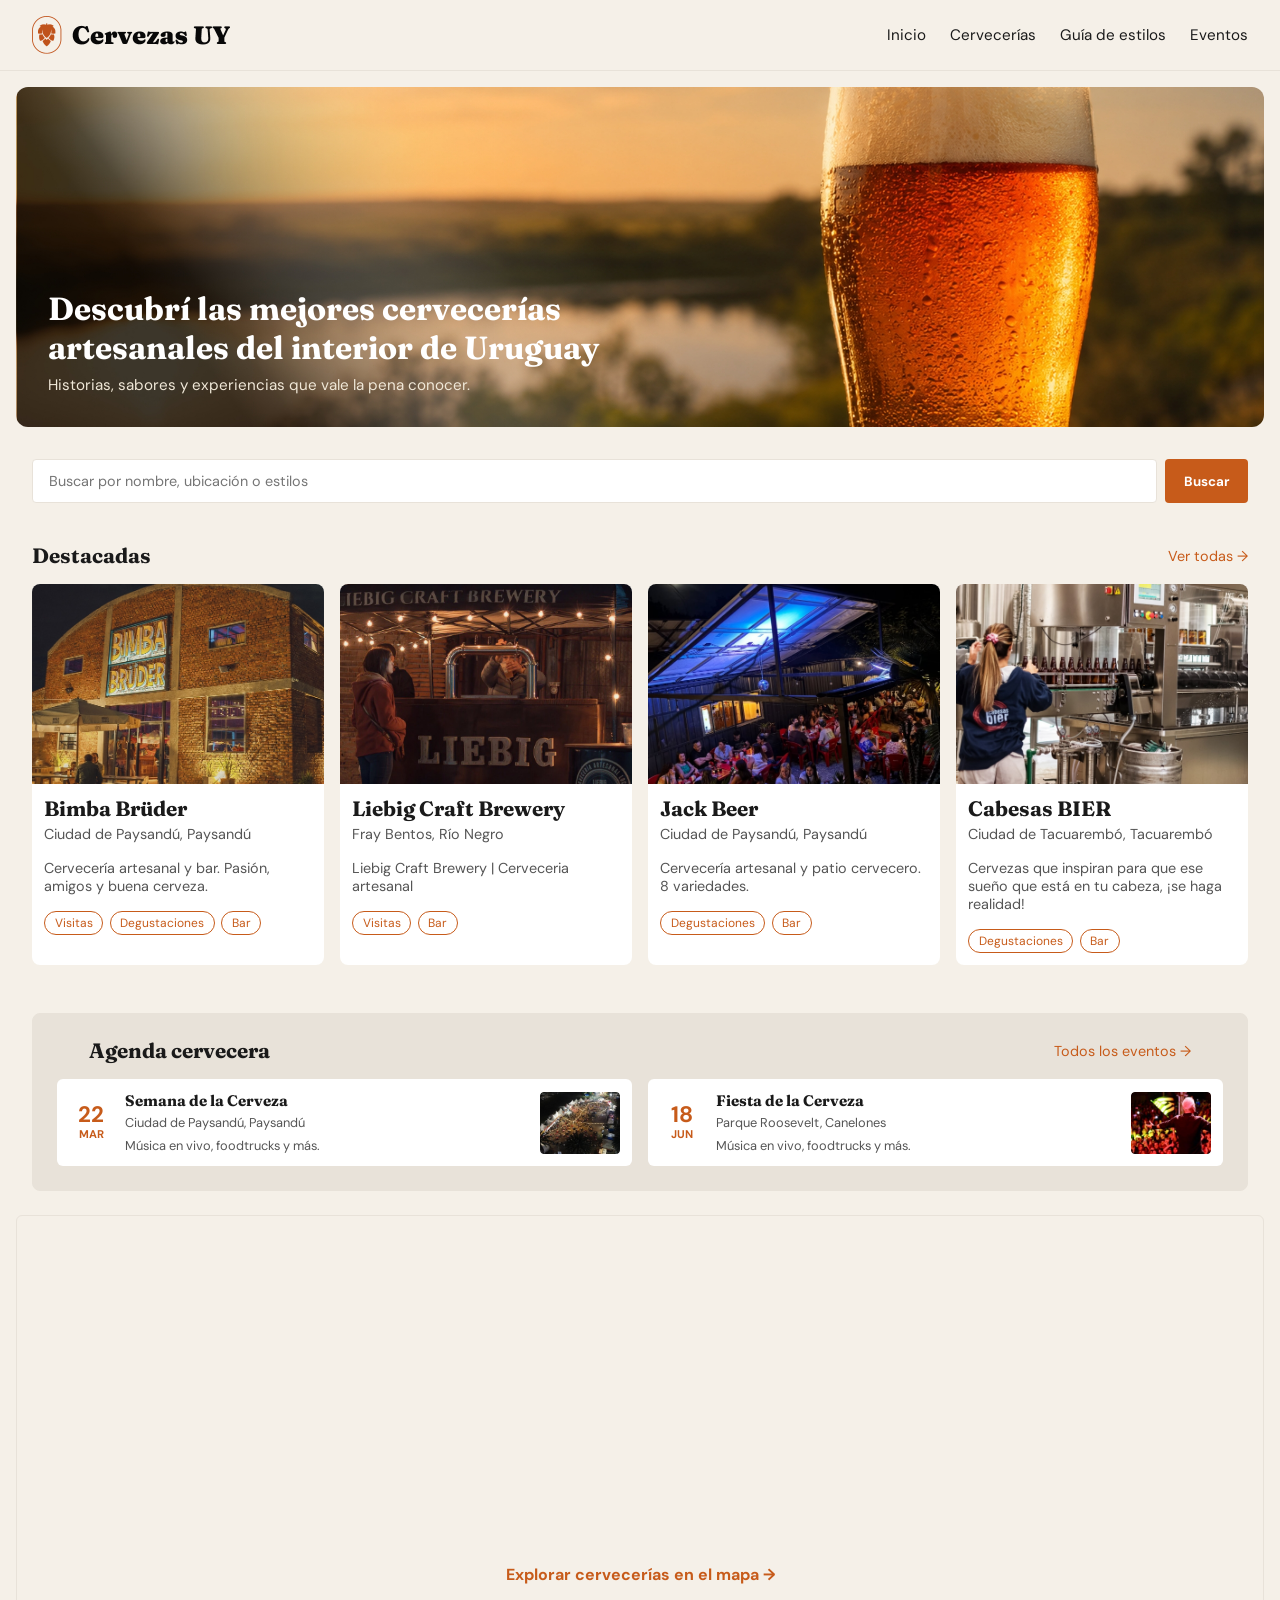
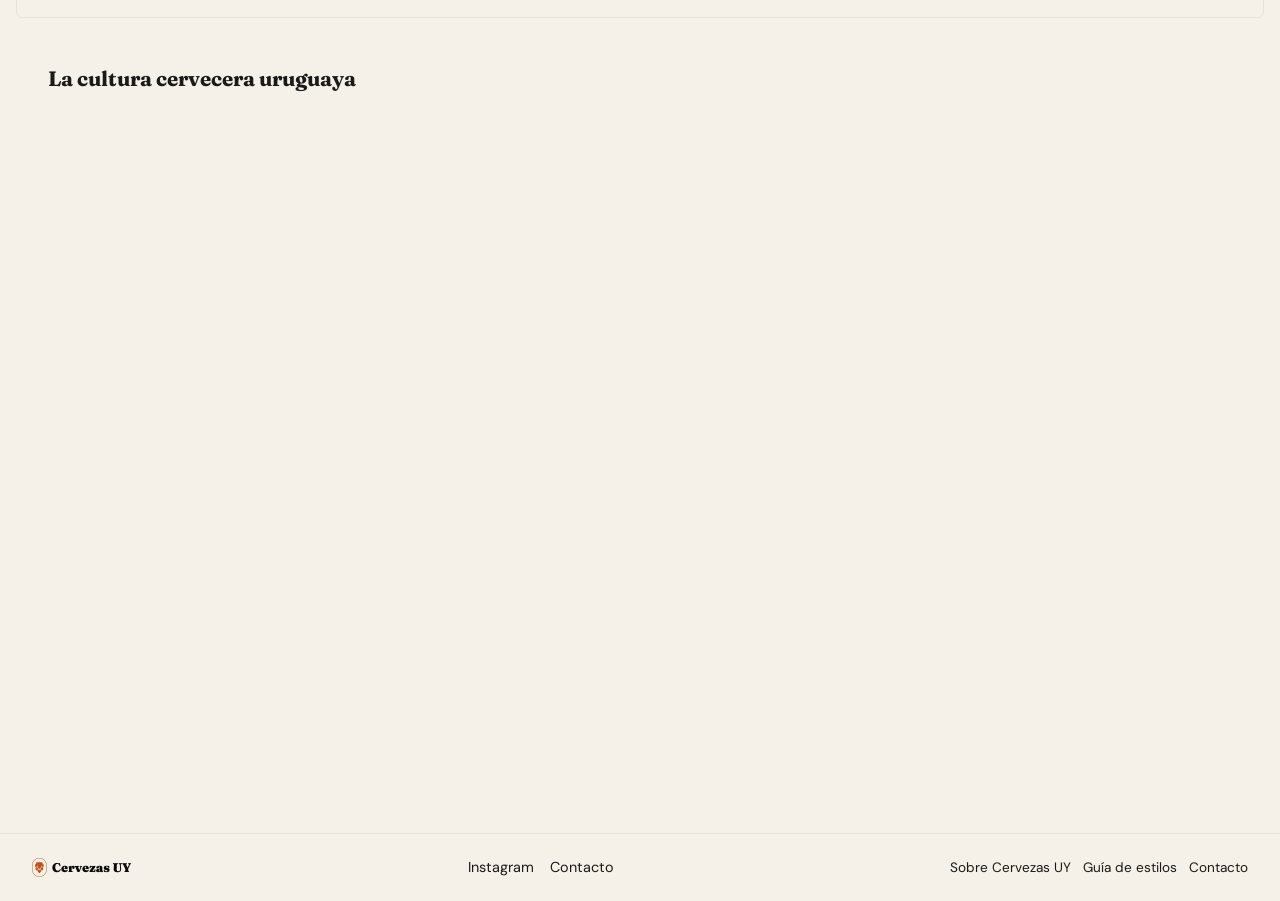
<file: index.html>
<!DOCTYPE html>
<html lang="es">
  <head>
    <meta charset="UTF-8" />
    <meta name="viewport" content="width=device-width, initial-scale=1, shrink-to-fit=no" />
    <title>Cervezas UY</title>
    <link href="css/estilos.css" rel="stylesheet" />
  </head>
  <body>

    <header>
      <div id="logo">
        <img src="imagenes/logo.png" alt="Logo Cervezas UY" />
      </div>
      

        <!-- El checkbox "prende y apaga" el menú -->
 <input type="checkbox" id="menu-toggle" />
 <!-- Las tres span son las tres líneas hechas con CSS -->
 <label for="menu-toggle" class="hamburguesa">
    <span></span>
    <span></span>
    <span></span>
  </label>
      <nav>
        <ul>
          <li><a href="index.html">Inicio</a></li>
          <li><a href="cervecerias.html">Cervecerías</a></li>
          <li><a href="guia.html">Guía de estilos</a></li>
          <li><a href="eventos.html">Eventos</a></li>
        </ul>
      </nav>

    </header>

    <main>

      <section class="hero">
        <div class="hero-texto">
          <h1>Descubrí las mejores cervecerías artesanales del interior de Uruguay</h1>
          <p>Historias, sabores y experiencias que vale la pena conocer.</p>
        </div>
      </section>

      <section class="buscador">
        <input type="text" placeholder="Buscar por nombre, ubicación o estilos" />
        <button type="button">Buscar</button>
      </section>

      <section class="destacadas">
        <div class="seccion-titulo">
          <h2>Destacadas</h2>
          <a href="cervecerias.html">Ver todas →</a>
        </div>

        <div class="grilla-cervecerias">

          <article class="tarjeta">
            <figure>
              <img src="imagenes/bimba_bruder.jpg" alt="Bimba Brüder" />
            </figure>
            <div class="tarjeta-info">
              <h3>Bimba Brüder</h3>
              <p class="ubicacion">Ciudad de Paysandú, Paysandú</p>
              <p>Cervecería artesanal y bar. Pasión, amigos y buena cerveza.</p>
              <div class="etiquetas">
                <span>Visitas</span>
                <span>Degustaciones</span>
                <span>Bar</span>
              </div>
            </div>
          </article>

          <article class="tarjeta">
            <figure>
              <img src="imagenes/liebig.png" alt="Bimba Brüder" />
            </figure>
            <div class="tarjeta-info">
              <h3>Liebig Craft Brewery </h3>
              <p class="ubicacion">Fray Bentos, Río Negro</p>
              <p>Liebig Craft Brewery | Cerveceria artesanal</p>
              <div class="etiquetas">
                <span>Visitas</span>
                <span>Bar</span>
              </div>
            </div>
          </article>

          <article class="tarjeta">
            <figure>
              <img src="imagenes/jack_beer.jpg" alt="Jack Beer" />
            </figure>
            <div class="tarjeta-info">
              <h3>Jack Beer</h3>
              <p class="ubicacion">Ciudad de Paysandú, Paysandú</p>
              <p>Cervecería artesanal y patio cervecero. 8 variedades. </p>
              <div class="etiquetas">
                <span>Degustaciones</span>
                <span>Bar</span>
              </div>
            </div>
          </article>

                    <article class="tarjeta">
            <figure>
              <img src="imagenes/cabesas_bier.jpg" alt="Cabesas Bier" />
            </figure>
            <div class="tarjeta-info">
              <h3>Cabesas BIER</h3>
              <p class="ubicacion">Ciudad de Tacuarembó, Tacuarembó</p>
              <p>Cervezas que inspiran para que ese sueño que está en tu cabeza, ¡se haga realidad!</p>
              <div class="etiquetas">
                <span>Degustaciones</span>
                <span>Bar</span>
              </div>
            </div>
          </article>

        </div>
      </section>

      <section class="agenda">
        <div class="seccion-titulo">
          <h2>Agenda cervecera</h2>
          <a href="eventos.html">Todos los eventos →</a>
        </div>

        <div class="lista-eventos">

          <article class="evento">
            <div class="evento-fecha">
              <span class="dia">22</span>
              <span class="mes">MAR</span>
            </div>
            <div class="evento-info">
              <h3>Semana de la Cerveza</h3>
              <p class="ubicacion">Ciudad de Paysandú, Paysandú</p>
              <p>Música en vivo, foodtrucks y más.</p>
            </div>
            <figure>
              <img src="imagenes/evento_semana.jpg" alt="Semana de la Cerveza" />
            </figure>
          </article>

          <article class="evento">
            <div class="evento-fecha">
              <span class="dia">18</span>
              <span class="mes">JUN</span>
            </div>
            <div class="evento-info">
              <h3>Fiesta de la Cerveza</h3>
              <p class="ubicacion"> Parque Roosevelt, Canelones</p>
              <p>Música en vivo, foodtrucks y más.</p>
            </div>
            <figure>
              <img src="imagenes/evento_fiesta.jpg" alt="Fiesta de la Cerveza" />
            </figure>
          </article>

        </div>
      </section>

      <section class="mapa-promo">
          <div class="mapa-embed">
        <iframe src="https://www.google.com/maps/embed?pb=!1m18!1m12!1m3!1d1578.3796979217188!2d-58.08457172355909!3d-32.306999937424834!2m3!1f0!2f0!3f0!3m2!1i1024!2i768!4f13.1!3m3!1m2!1s0x95afc95200daf905%3A0x6db7a3d7eda2b0ac!2sBimba%20Br%C3%BCder!5e1!3m2!1ses!2suy!4v1780592825533!5m2!1ses!2suy" width="600" height="450" style="border:0;" allowfullscreen="" loading="lazy" referrerpolicy="no-referrer-when-downgrade"></iframe>
        </div>
        <a href="#">Explorar cervecerías en el mapa →</a>
      </section>

      <section class="video-presentacion">
    <div class="seccion-titulo">
        <h2>La cultura cervecera uruguaya</h2>
    </div>

    <div class="video-embed">
        <iframe
            src="https://www.youtube.com/embed/wKHf8IFnwxA"
            title="Video sobre cerveza artesanal uruguaya"
            allowfullscreen>
        </iframe>
    </div>
</section>

    </main>

    <footer>
      <div id="logo-footer">
        <img src="imagenes/logo.png" alt="Logo Cervezas UY" />
      </div>
      <div class="footer-redes">
        <a href="#">Instagram</a>
        <a href="#">Contacto</a>
      </div>
      <nav class="footer-nav">
        <a href="#">Sobre Cervezas UY</a>
        <a href="guia.html">Guía de estilos</a>
        <a href="#">Contacto</a>
      </nav>
    </footer>

  </body>
</html>
</file>
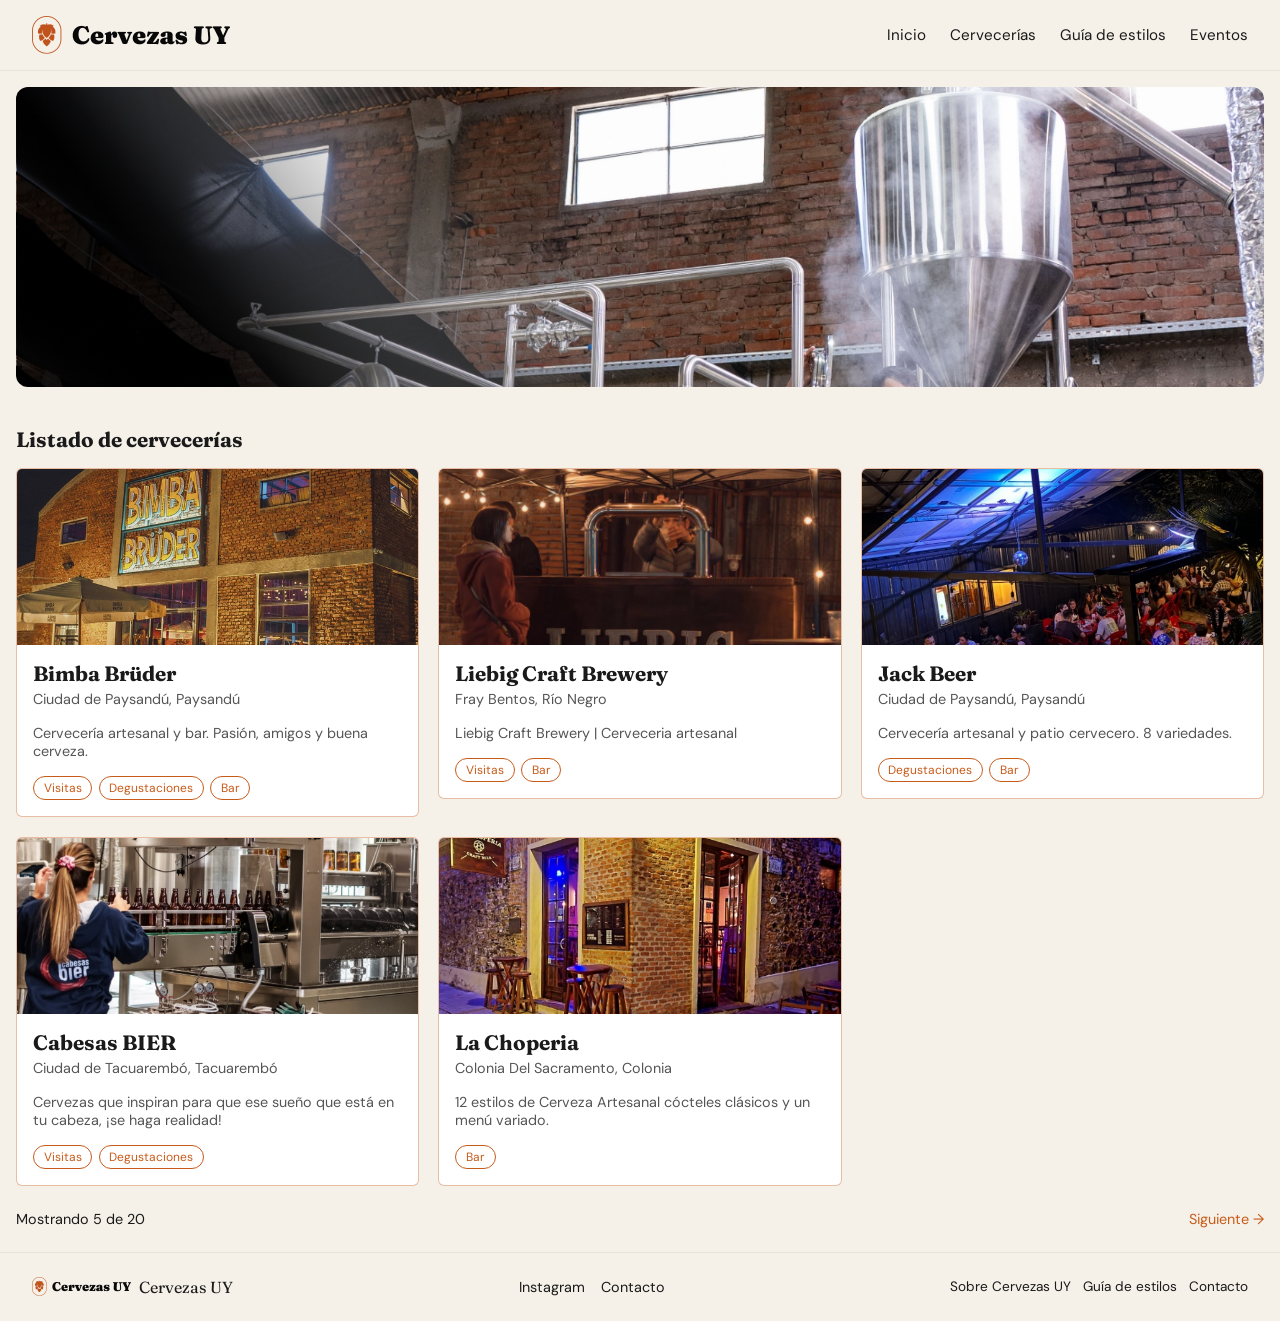
<file: cervecerias.html>
<!DOCTYPE html>
<html lang="es">
  <head>
    <meta charset="UTF-8" />
    <meta name="viewport" content="width=device-width, initial-scale=1, shrink-to-fit=no" />
    <title>Cervecerías – Cervezas UY</title>
    <link href="css/estilos.css" rel="stylesheet" />
  </head>
  <body>

    <header>
      <div id="logo">
        <img src="imagenes/logo.png" alt="Logo Cervezas UY" />
      </div>


        <!-- El checkbox "prende y apaga" el menú -->
 <input type="checkbox" id="menu-toggle" />
 <!-- Las tres span son las tres líneas hechas con CSS -->
 <label for="menu-toggle" class="hamburguesa">
    <span></span>
    <span></span>
    <span></span>
  </label>
      <nav>
        <ul>
          <li><a href="index.html">Inicio</a></li>
          <li><a href="cervecerias.html">Cervecerías</a></li>
          <li><a href="guia.html">Guía de estilos</a></li>
          <li><a href="eventos.html">Eventos</a></li>
        </ul>
      </nav>

    </header>



    </header>

    <main>

      <section class="hero-interno">
        <figure>
          <img src="imagenes/hero_cervecerias.jpg" />
        </figure>
      </section>

      <section class="listado">
        <h2>Listado de cervecerías</h2>

        <ul class="lista-cervecerias">

          <li>
            <a href="ficha.html" class="tarjeta-lista">
              <figure>
                <img src="imagenes/bimba_bruder.jpg" alt="Bimba Brüder" />
              </figure>
              <div class="tarjeta-info">
                <h3>Bimba Brüder</h3>
                <p class="ubicacion">Ciudad de Paysandú, Paysandú</p>
                <p>Cervecería artesanal y bar. Pasión, amigos y buena cerveza.</p>
                <div class="etiquetas">
                  <span>Visitas</span>
                  <span>Degustaciones</span>
                  <span>Bar</span>
                </div>
              </div>
              <span class="flecha">›</span>
            </a>
          </li>

          <li>
            <a href="ficha.html" class="tarjeta-lista">
              <figure>
                <img src="imagenes/liebig.png" alt="Liebig Craft Brewery" />
              </figure>
              <div class="tarjeta-info">
                <h3>Liebig Craft Brewery</h3>
                <p class="ubicacion">Fray Bentos, Río Negro</p>
                <p>Liebig Craft Brewery | Cerveceria artesanal</p>
                <div class="etiquetas">
                  <span>Visitas</span>
                  <span>Bar</span>
                </div>
              </div>
              <span class="flecha">›</span>
            </a>
          </li>

          <li>
            <a href="ficha.html" class="tarjeta-lista">
              <figure>
                <img src="imagenes/jack_beer.jpg" alt="Jack Beer" />
              </figure>
              <div class="tarjeta-info">
                <h3>Jack Beer</h3>
                <p class="ubicacion">Ciudad de Paysandú, Paysandú</p>
                <p>Cervecería artesanal y patio cervecero. 8 variedades. </p>
                <div class="etiquetas">
                  <span>Degustaciones</span>
                  <span>Bar</span>
                </div>
              </div>
              <span class="flecha">›</span>
            </a>
          </li>

          <li>
            <a href="ficha.html" class="tarjeta-lista">
              <figure>
                <img src="imagenes/cabesas_bier.jpg" alt="Cabesas BIER" />
              </figure>
              <div class="tarjeta-info">
                <h3>Cabesas BIER</h3>
                <p class="ubicacion">Ciudad de Tacuarembó, Tacuarembó</p>
                <p>Cervezas que inspiran para que ese sueño que está en tu cabeza, ¡se haga realidad!</p>
                <div class="etiquetas">
                  <span>Visitas</span>
                  <span>Degustaciones</span>
                </div>
              </div>
              <span class="flecha">›</span>
            </a>
          </li>

          <li>
            <a href="ficha.html" class="tarjeta-lista">
              <figure>
                <img src="imagenes/la_choperia.jpg" alt="La Choperia" />
              </figure>
              <div class="tarjeta-info">
                <h3>La Choperia</h3>
                <p class="ubicacion">Colonia Del Sacramento, Colonia</p>
                <p>12 estilos de Cerveza Artesanal cócteles clásicos y un menú variado.</p>
                <div class="etiquetas">
                  <span>Bar</span>
                </div>
              </div>
              <span class="flecha">›</span>
            </a>
          </li>

        </ul>

        <div class="paginacion">
          <span>Mostrando 5 de 20</span>
          <a href="#">Siguiente →</a>
        </div>

      </section>

    </main>

    <footer>
      <div id="logo-footer">
        <img src="imagenes/logo.png" alt="Logo Cervezas UY" />
        <span>Cervezas UY</span>
      </div>
      <div class="footer-redes">
        <a href="#">Instagram</a>
        <a href="#">Contacto</a>
      </div>
      <nav class="footer-nav">
        <a href="#">Sobre Cervezas UY</a>
        <a href="guia.html">Guía de estilos</a>
        <a href="#">Contacto</a>
      </nav>
    </footer>

  </body>
</html>
</file>
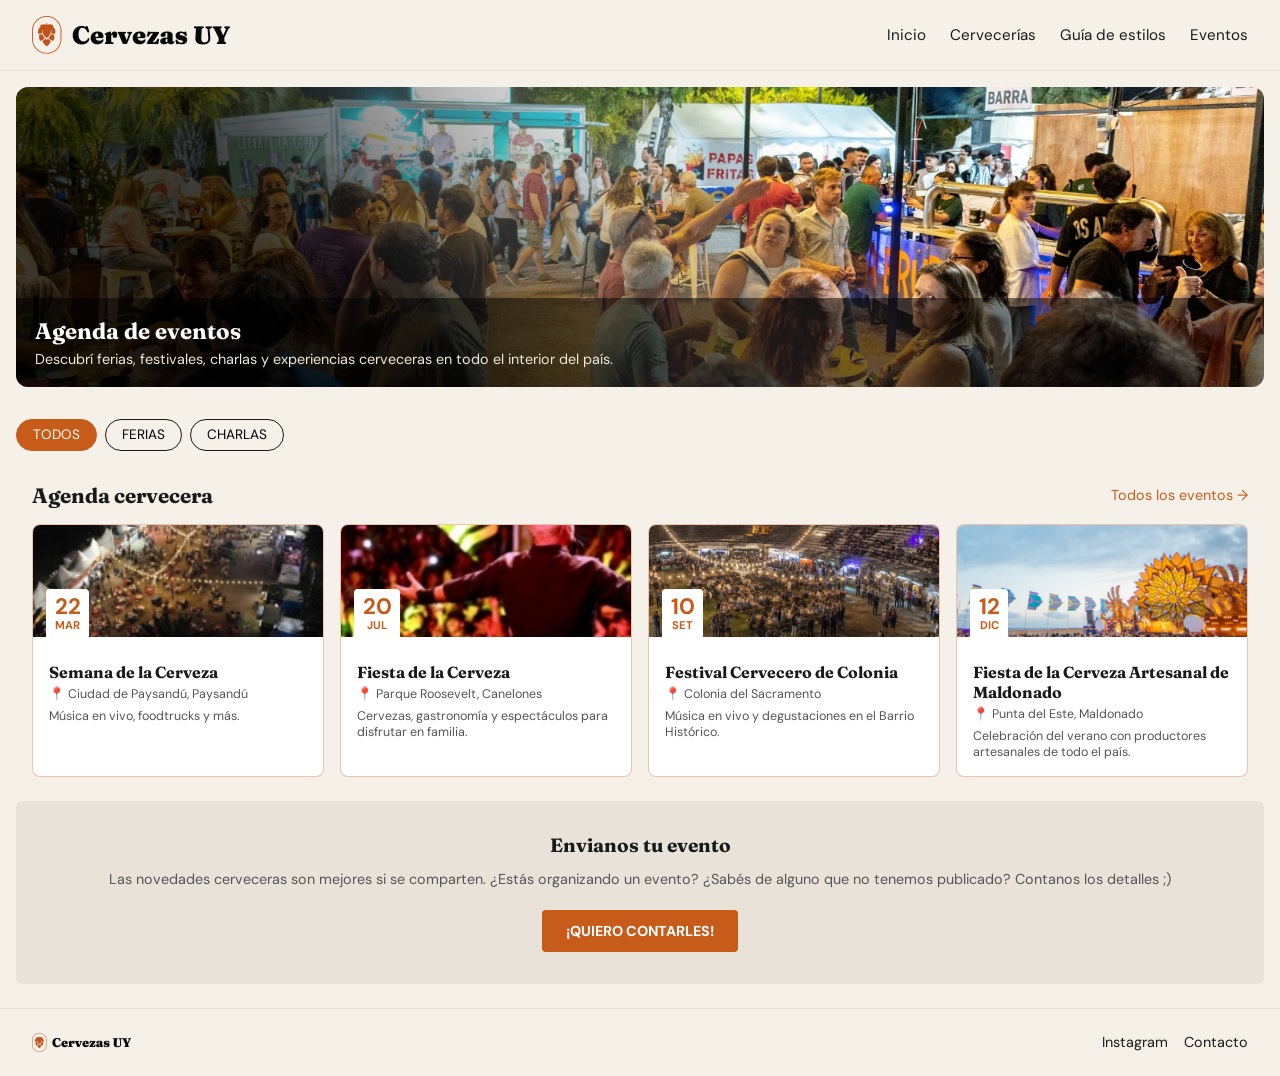
<file: eventos.html>
<!DOCTYPE html>
<html lang="es">
  <head>
    <meta charset="UTF-8" />
    <meta name="viewport" content="width=device-width, initial-scale=1, shrink-to-fit=no" />
    <title>Agenda de eventos – Cervezas UY</title>
    <link href="css/estilos.css" rel="stylesheet" />
  </head>
  <body>

    <header>
      <div id="logo">
        <img src="imagenes/logo.png" alt="Logo Cervezas UY" />
      </div>
       <!-- El checkbox "prende y apaga" el menú -->
 <input type="checkbox" id="menu-toggle" />
 <!-- Las tres span son las tres líneas hechas con CSS -->
 <label for="menu-toggle" class="hamburguesa">
    <span></span>
    <span></span>
    <span></span>
  </label>
      <nav>
        <ul>
          <li><a href="index.html">Inicio</a></li>
          <li><a href="cervecerias.html">Cervecerías</a></li>
          <li><a href="guia.html">Guía de estilos</a></li>
          <li><a href="eventos.html">Eventos</a></li>
        </ul>
      </nav>
    </header>

    <main>

      <section class="hero-eventos">
        <figure>
          <img src="imagenes/hero_eventos.jpg" alt="Feria de cervezas artesanales" />
        </figure>
        <div class="hero-eventos-texto">
          <h1>Agenda de eventos</h1>
          <p>Descubrí ferias, festivales, charlas y experiencias cerveceras en todo el interior del país.</p>
        </div>
      </section>

      <section class="filtros">
        <button type="button" class="filtro activo">TODOS</button>
        <button type="button" class="filtro">FERIAS</button>
        <button type="button" class="filtro">CHARLAS</button>
      </section>

      <section class="agenda-eventos">
        <div class="seccion-titulo">
          <h2>Agenda cervecera</h2>
          <a href="#">Todos los eventos →</a>
        </div>

       <div class="lista-eventos eventos-grid">

          <article class="evento">
            <div class="evento-fecha">
              <span class="dia">22</span>
              <span class="mes">MAR</span>
            </div>
            <div class="evento-info">
              <h3>Semana de la Cerveza</h3>
              <p class="ubicacion">📍 Ciudad de Paysandú, Paysandú</p>
              <p>Música en vivo, foodtrucks y más.</p>
            </div>
            <figure>
              <img src="imagenes/evento_semana.jpg" alt="Semana de la Cerveza" />
            </figure>
          </article>

          <article class="evento">
            <div class="evento-fecha">
              <span class="dia">20</span>
              <span class="mes">JUL</span>
            </div>
            <div class="evento-info">
              <h3>Fiesta de la Cerveza</h3>
              <p class="ubicacion">📍 Parque Roosevelt, Canelones</p>
              <p>Cervezas, gastronomía y espectáculos para disfrutar en familia.</p>
            </div>
            <figure>
              <img src="imagenes/evento_fiesta.jpg" alt="Fiesta de la Cerveza" />
            </figure>
          </article>

          <article class="evento">
            <div class="evento-fecha">
              <span class="dia">10</span>
              <span class="mes">SET</span>
            </div>
            <div class="evento-info">
              <h3>Festival Cervecero de Colonia</h3>
              <p class="ubicacion">📍 Colonia del Sacramento</p>
              <p>Música en vivo y degustaciones en el Barrio Histórico.</p>
            </div>
            <figure>
              <img src="imagenes/festival-colonia.png" alt="Fiesta de la Cerveza" />
            </figure>
          </article>

          <article class="evento">
            <div class="evento-fecha">
              <span class="dia">12</span>
              <span class="mes">DIC</span>
            </div>
            <div class="evento-info">
              <h3>Fiesta de la Cerveza Artesanal de Maldonado</h3>
              <p class="ubicacion">📍 Punta del Este, Maldonado</p>
              <p>Celebración del verano con productores artesanales de todo el país.</p>
            </div>
            <figure>
              <img src="imagenes/festival-maldonado.png" alt="Fiesta de la Cerveza" />
            </figure>
          </article>

        </div>

      </section>

      <section class="enviar-evento">
        <h2>Envianos tu evento</h2>
        <p>Las novedades cerveceras son mejores si se comparten. ¿Estás organizando un evento? ¿Sabés de alguno que no tenemos publicado? Contanos los detalles ;)</p>
        <a href="#" class="boton-naranja">¡QUIERO CONTARLES!</a>
      </section>

    </main>

    <footer>
      <div id="logo-footer">
        <img src="imagenes/logo.png" alt="Logo Cervezas UY" />
      </div>
      <div class="footer-redes">
        <a href="#">Instagram</a>
        <a href="#">Contacto</a>
      </div>

    </footer>

  </body>
</html>
</file>
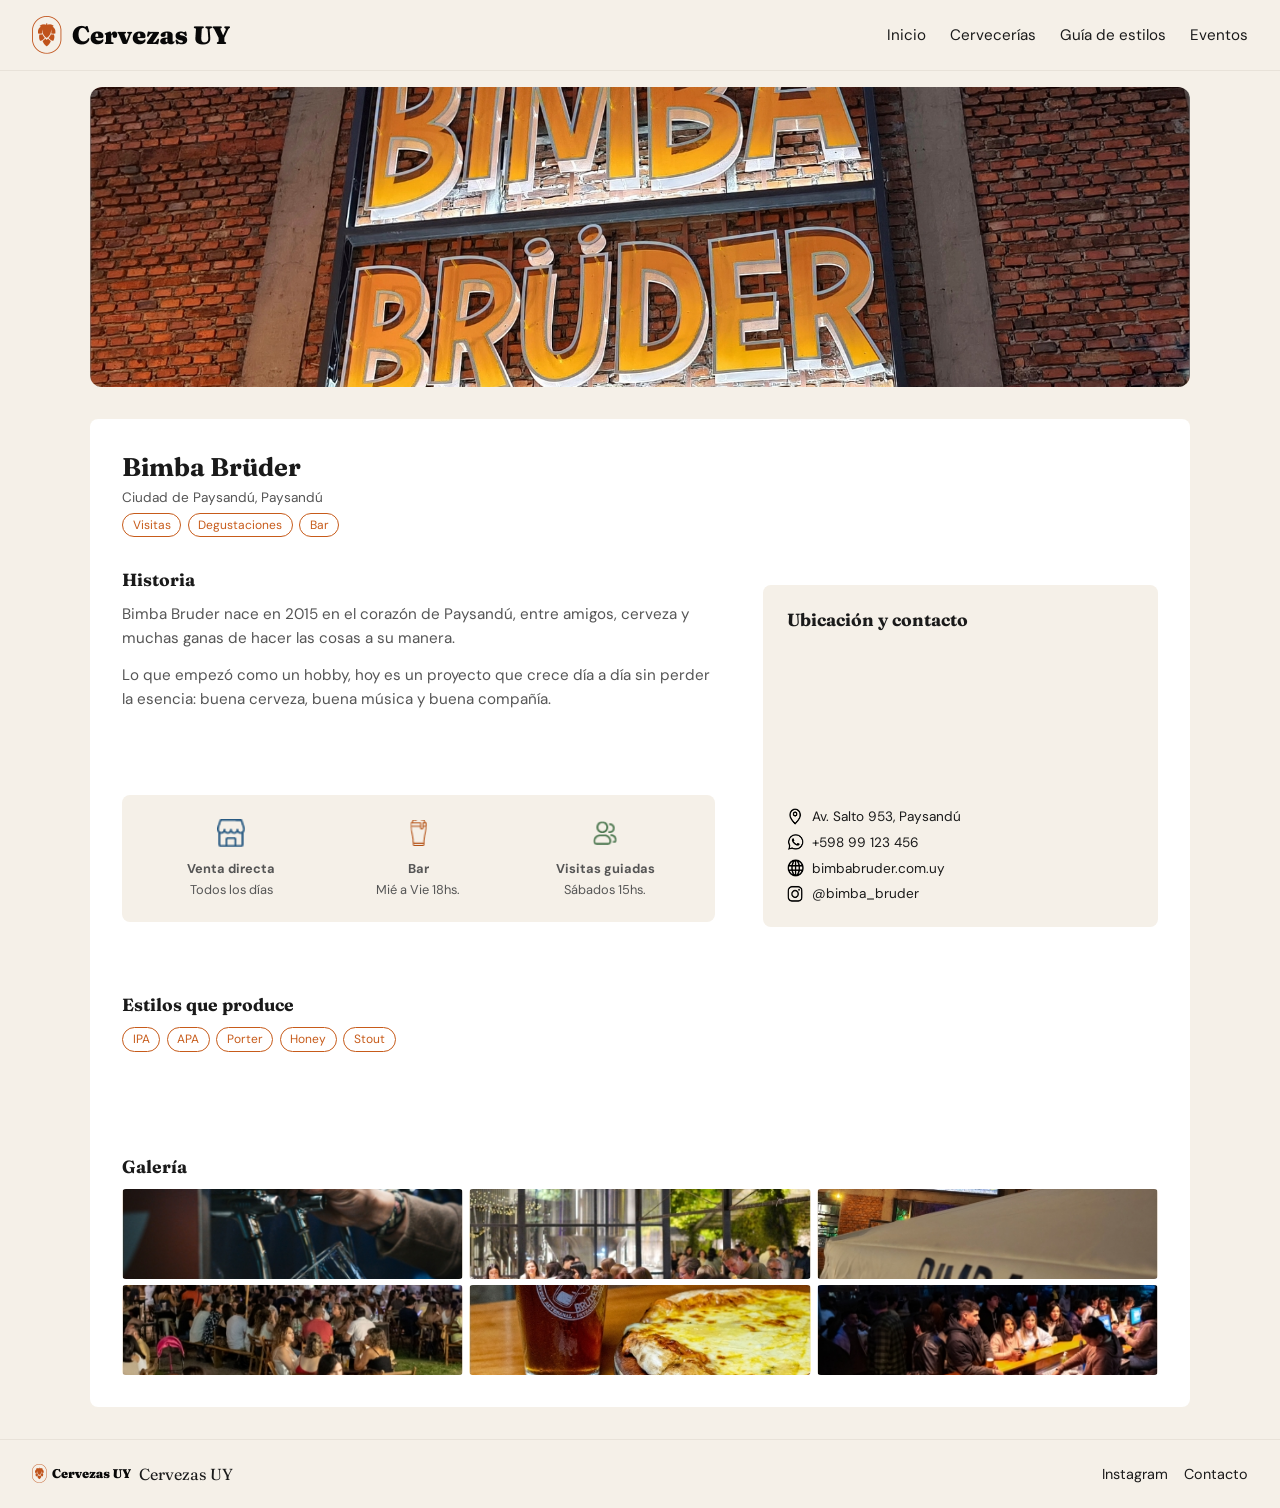
<file: ficha.html>
<!DOCTYPE html>
<html lang="es">
  <head>
    <meta charset="UTF-8" />
    <meta name="viewport" content="width=device-width, initial-scale=1, shrink-to-fit=no" />
    <title>Bimba Brüder – Cervezas UY</title>
    <link href="css/estilos.css" rel="stylesheet" />
  </head>
  <body>

    <header>
      <div id="logo">
        <img src="imagenes/logo.png" alt="Logo Cervezas UY" />
      </div>
        <!-- El checkbox "prende y apaga" el menú -->
 <input type="checkbox" id="menu-toggle" />
 <!-- Las tres span son las tres líneas hechas con CSS -->
 <label for="menu-toggle" class="hamburguesa">
    <span></span>
    <span></span>
    <span></span>
  </label>
      <nav>
        <ul>
          <li><a href="index.html">Inicio</a></li>
          <li><a href="cervecerias.html">Cervecerías</a></li>
          <li><a href="guia.html">Guía de estilos</a></li>
          <li><a href="eventos.html">Eventos</a></li>
        </ul>
      </nav>

    </header>

    <main>

      <section class="hero-ficha">
        <figure>
          <img src="imagenes/bimba_hero.jpg" alt="Fachada de Bimba Brüder" />
        </figure>
      </section>

      <section class="ficha-contenido">

        <div class="ficha-titulo">
          <h1>Bimba Brüder</h1>
          <p class="ubicacion">Ciudad de Paysandú, Paysandú</p>
          <div class="etiquetas">
            <span>Visitas</span>
            <span>Degustaciones</span>
            <span>Bar</span>
          </div>
        </div>
<div class="ficha-caja">
  <div class="ficha-grid-superior">
        <div class="ficha-historia">
          <h2>Historia</h2>
          <p>Bimba Bruder nace en 2015 en el corazón de Paysandú, entre amigos, cerveza y muchas ganas de hacer las cosas a su manera.</p>
          <p>Lo que empezó como un hobby, hoy es un proyecto que crece día a día sin perder la esencia: buena cerveza, buena música y buena compañía.</p>
        </div>

        <div class="ficha-servicios">
          <div class="servicio">
            <img src="imagenes/icono-venta.png" alt="Venta directa" class="servicio-icono">
            <p><strong>Venta directa</strong></p>
            <p>Todos los días</p>
          </div>
          <div class="servicio">
            <img src="imagenes/icono-bar.png" alt="Venta directa" class="servicio-icono">
            <p><strong>Bar</strong></p>
            <p>Mié a Vie 18hs.</p>
          </div>
          <div class="servicio">
           <img src="imagenes/icono-visitas.png" alt="Venta directa" class="servicio-icono">
            <p><strong>Visitas guiadas</strong></p>
            <p>Sábados 15hs.</p>
          </div>
        </div>
<div class="ficha-fila-inferior">
        <div class="ficha-estilos">
          <h2>Estilos que produce</h2>
          <div class="etiquetas">
            <span>IPA</span>
            <span>APA</span>
            <span>Porter</span>
            <span>Honey</span>
            <span>Stout</span>
          </div>
        </div>

        <div class="ficha-contacto">
          <h2>Ubicación y contacto</h2>
          <div class="contacto-grid">
          <div class="mapa-embed">
        <iframe src="https://www.google.com/maps/embed?pb=!1m18!1m12!1m3!1d1578.3796979217188!2d-58.08457172355909!3d-32.306999937424834!2m3!1f0!2f0!3f0!3m2!1i1024!2i768!4f13.1!3m3!1m2!1s0x95afc95200daf905%3A0x6db7a3d7eda2b0ac!2sBimba%20Br%C3%BCder!5e1!3m2!1ses!2suy!4v1780592825533!5m2!1ses!2suy" width="600" height="450" style="border:0;" allowfullscreen="" loading="lazy" referrerpolicy="no-referrer-when-downgrade"></iframe>
        </div>
            <ul class="datos-contacto">
             <li>
  <img src="imagenes/icono-ubicacion.png" alt="" class="contacto-icono">
  Av. Salto 953, Paysandú
</li>
              <li>
                <img src="imagenes/icono-whatsapp.png" alt="" class="contacto-icono">+598 99 123 456</li>
              <li>
                <img src="imagenes/icono-web.png" alt="" class="contacto-icono">bimbabruder.com.uy</li>
              <li>
                <img src="imagenes/icono-instagram.png" alt="" class="contacto-icono">@bimba_bruder</li>
            </ul>
          </div>
        </div>
        </div>

        <div class="ficha-galeria">
          <h2>Galería</h2>
          <div class="galeria-grid">
            <figure><img src="imagenes/galeria_1.jpg" alt="Interior de Bimba Brüder" /></figure>
            <figure><img src="imagenes/galeria_2.jpg" alt="Gente en el bar" /></figure>
            <figure><img src="imagenes/galeria_3.jpg" alt="Logo Bimba Brüder" /></figure>
            <figure><img src="imagenes/galeria_4.jpg" alt="Evento en Bimba Brüder" /></figure>
            <figure><img src="imagenes/galeria_5.jpg" alt="Noche en el bar" /></figure>
            <figure><img src="imagenes/galeria_6.jpg" alt="Detalle de cerveza" /></figure>
          </div>
        </div>
  </div>

</div>
      </section>

    </main>

    <footer>
      <div id="logo-footer">
        <img src="imagenes/logo.png" alt="Logo Cervezas UY" />
        <span>Cervezas UY</span>
      </div>
      <div class="footer-redes">
        <a href="#">Instagram</a>
        <a href="#">Contacto</a>
      </div>
    </footer>

  </body>
</html>
</file>
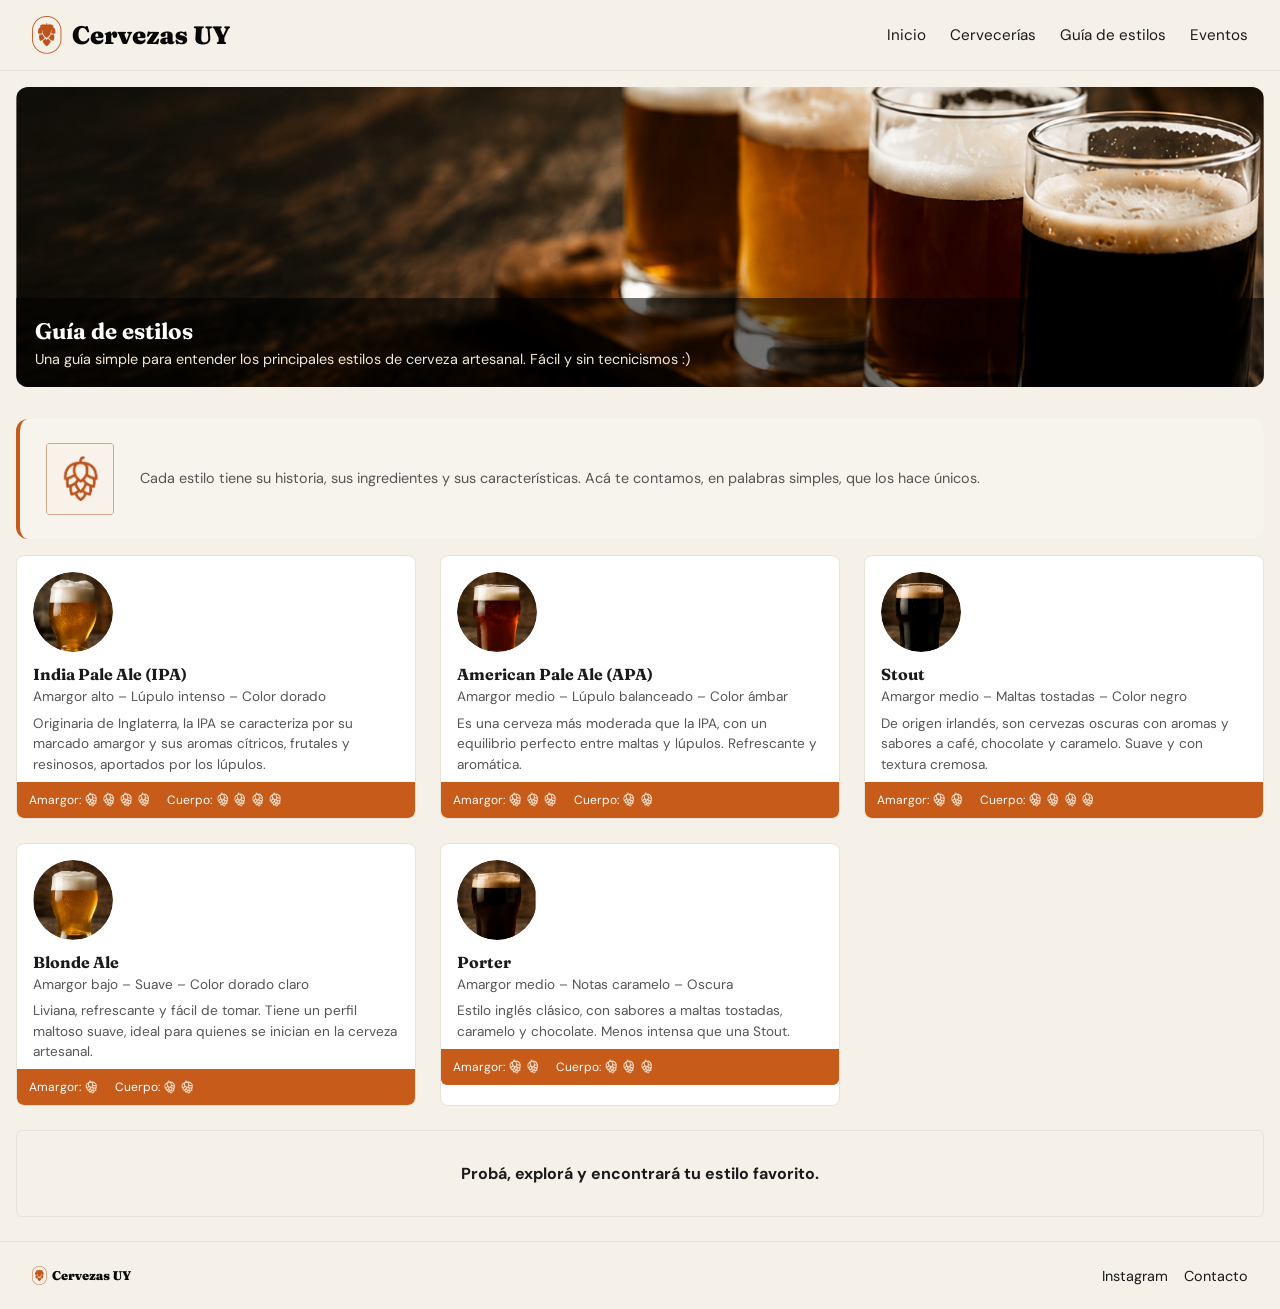
<file: guia.html>
<!DOCTYPE html>
<html lang="es">
  <head>
    <meta charset="UTF-8" />
    <meta name="viewport" content="width=device-width, initial-scale=1, shrink-to-fit=no" />
    <title>Guía de estilos – Cervezas UY</title>
    <link href="css/estilos.css" rel="stylesheet" />
   <link href="https://fonts.googleapis.com/css2?family=DM+Sans:ital,opsz,wght@0,9..40,100..1000;1,9..40,100..1000&family=Fraunces:ital,opsz,wght@0,9..144,100..900;1,9..144,100..900&display=swap" rel="stylesheet">
  </head>
  <body>

    <header>
      <div id="logo">
        <img src="imagenes/logo.png" alt="Logo Cervezas UY" />
      </div>
      

        <!-- El checkbox "prende y apaga" el menú -->
 <input type="checkbox" id="menu-toggle" />
 <!-- Las tres span son las tres líneas hechas con CSS -->
 <label for="menu-toggle" class="hamburguesa">
    <span></span>
    <span></span>
    <span></span>
  </label>
      <nav>
        <ul>
          <li><a href="index.html">Inicio</a></li>
          <li><a href="cervecerias.html">Cervecerías</a></li>
          <li><a href="guia.html">Guía de estilos</a></li>
          <li><a href="eventos.html">Eventos</a></li>
        </ul>
      </nav>

    </header>

    </header>

    <main>

      <section class="hero-guia">
        <figure>
          <img src="imagenes/hero_guia.jpg" alt="Diferentes estilos de cerveza artesanal" />
        </figure>
        <div class="hero-guia-texto">
          <h1>Guía de estilos</h1>
          <p>Una guía simple para entender los principales estilos de cerveza artesanal. Fácil y sin tecnicismos :)</p>
        </div>
      </section>

      <section class="intro-guia">
     <div class="intro-box">
    <img src="imagenes/lupulo-guia.jpg"
         alt="Ícono de lúpulo"
         class="intro-icono">

    <p>
        Cada estilo tiene su historia, sus ingredientes y sus características.
        Acá te contamos, en palabras simples, que los hace únicos.
    </p>
</div>
      </section>

      <section class="lista-estilos">

        <article class="estilo">
          <figure>
            <img src="imagenes/estilo_ipa.jpg" alt="India Pale Ale" />
          </figure>
          <div class="estilo-info">
            <h2>India Pale Ale (IPA)</h2>
            <p class="estilo-subtitulo">Amargor alto – Lúpulo intenso – Color dorado</p>
            <p>Originaria de Inglaterra, la IPA se caracteriza por su marcado amargor y sus aromas cítricos, frutales y resinosos, aportados por los lúpulos.</p>
            <div class="indicadores">
  <span>
    Amargor:
    <img src="imagenes/lupico.png" alt="">
    <img src="imagenes/lupico.png" alt="">
    <img src="imagenes/lupico.png" alt="">
    <img src="imagenes/lupico.png" alt="">
  </span>

  <span>
    Cuerpo:
    <img src="imagenes/lupico.png" alt="">
    <img src="imagenes/lupico.png" alt="">
    <img src="imagenes/lupico.png" alt="">
    <img src="imagenes/lupico.png" alt="">
  </span>
</div>
          </div>
        </article>

        <article class="estilo">
          <figure>
            <img src="imagenes/estilo_apa.jpg" alt="American Pale Ale" />
          </figure>
          <div class="estilo-info">
            <h2>American Pale Ale (APA)</h2>
            <p class="estilo-subtitulo">Amargor medio – Lúpulo balanceado – Color ámbar</p>
            <p>Es una cerveza más moderada que la IPA, con un equilibrio perfecto entre maltas y lúpulos. Refrescante y aromática.</p>
<div class="indicadores">
  <span>
    Amargor:
    <img src="imagenes/lupico.png" alt="">
    <img src="imagenes/lupico.png" alt="">
    <img src="imagenes/lupico.png" alt="">
  </span>

  <span>
    Cuerpo:
    <img src="imagenes/lupico.png" alt="">
    <img src="imagenes/lupico.png" alt="">
  </span>
</div>
          </div>
        </article>

        <article class="estilo">
          <figure>
            <img src="imagenes/estilo_stout.jpg" alt="Stout" />
          </figure>
          <div class="estilo-info">
            <h2>Stout</h2>
            <p class="estilo-subtitulo">Amargor medio – Maltas tostadas – Color negro</p>
            <p>De origen irlandés, son cervezas oscuras con aromas y sabores a café, chocolate y caramelo. Suave y con textura cremosa.</p>
          <div class="indicadores">
  <span>
    Amargor:
    <img src="imagenes/lupico.png" alt="">
    <img src="imagenes/lupico.png" alt="">
  </span>

  <span>
    Cuerpo:
    <img src="imagenes/lupico.png" alt="">
    <img src="imagenes/lupico.png" alt="">
    <img src="imagenes/lupico.png" alt="">
    <img src="imagenes/lupico.png" alt="">
  </span>
</div>
          </div>
        </article>

        <article class="estilo">
          <figure>
            <img src="imagenes/estilo_blonde.jpg" alt="Blonde Ale" />
          </figure>
          <div class="estilo-info">
            <h2>Blonde Ale</h2>
            <p class="estilo-subtitulo">Amargor bajo – Suave – Color dorado claro</p>
            <p>Liviana, refrescante y fácil de tomar. Tiene un perfil maltoso suave, ideal para quienes se inician en la cerveza artesanal.</p>
  <div class="indicadores">
  <span>
    Amargor:
    <img src="imagenes/lupico.png" alt="">
  </span>

  <span>
    Cuerpo:
    <img src="imagenes/lupico.png" alt="">
    <img src="imagenes/lupico.png" alt="">

  </span>
</div>
          </div>
        </article>

        <article class="estilo">
          <figure>
            <img src="imagenes/estilo_porter.jpg" alt="Porter" />
          </figure>
          <div class="estilo-info">
            <h2>Porter</h2>
            <p class="estilo-subtitulo">Amargor medio – Notas caramelo – Oscura</p>
            <p>Estilo inglés clásico, con sabores a maltas tostadas, caramelo y chocolate. Menos intensa que una Stout.</p>
<div class="indicadores">
  <span>
    Amargor:
    <img src="imagenes/lupico.png" alt="">
    <img src="imagenes/lupico.png" alt="">
  </span>

  <span>
    Cuerpo:
    <img src="imagenes/lupico.png" alt="">
    <img src="imagenes/lupico.png" alt="">
    <img src="imagenes/lupico.png" alt="">
  </span>
</div>
          </div>
        </article>

      </section>

      <section class="cierre-guia">
        <p>Probá, explorá y encontrará tu estilo favorito.</p>
      </section>

    </main>

    <footer>
      <div id="logo-footer">
        <img src="imagenes/logo.png" alt="Logo Cervezas UY" />
      </div>
      <div class="footer-redes">
        <a href="#">Instagram</a>
        <a href="#">Contacto</a>
      </div>
    </footer>

  </body>
</html>
</file>
<file: css/estilos.css>
@charset "utf-8";

@import url('https://fonts.googleapis.com/css2?family=DM+Sans:ital,opsz,wght@0,9..40,100..1000;1,9..40,100..1000&family=Fraunces:ital,opsz,wght@0,9..144,100..900;1,9..144,100..900&display=swap');


* {
  box-sizing: border-box;
  margin: 0;
  padding: 0;
  border: 0;
}


:root {
  --crema: #f5f0e8;
  --naranja: #c75b1a;
  --negro: #1a1a1a;
  --gris-claro: #e8e2d9;
  --gris-texto: #555555;
  --fuente-titulo: 'Fraunces', serif;
  --fuente-cuerpo: 'DM Sans', sans-serif;
}


body {
  font-family: var(--fuente-cuerpo);
  background-color: var(--crema);
  color: var(--negro);
  font-size: 1rem;
}

.contenedor {
  max-width: 900px;
  margin: 0 auto;
  padding: 0 1rem;
}

img {
  max-width: 100%;
  height: auto;
  display: block;
}

a {
  color: var(--naranja);
  text-decoration: none;
}

ul {
  list-style: none;
}

h1, h2, h3 {
  font-family: var(--fuente-titulo);
}


header {
  background-color: var(--crema);
  padding: 1rem;
  display: flex;
  justify-content: space-between;
  align-items: center;
  flex-wrap: wrap;
  border-bottom: 1px solid var(--gris-claro);
}

#logo {
  display: flex;
  align-items: center;
  gap: 0.5rem;
  flex: 1;  
}

#logo img {
  height: 38px;
  width: auto;
}


/* El checkbox no se ve, solo funciona como interruptor */
#menu-toggle {
  display: none;
  position: absolute;  
}

/* Las tres líneas de la hamburguesa */
.hamburguesa {
  display: flex;
  flex-direction: column;
  gap: 5px;
  cursor: pointer;
  padding: 4px;
}

.hamburguesa span {
  display: block;
  width: 24px;
  height: 2px;
  background-color: var(--negro);
  transition: all 0.3s;
}

/* Animación al abrir: las líneas se convierten en X */
#menu-toggle:checked + .hamburguesa span:nth-child(1) {
  transform: translateY(7px) rotate(45deg);
}

#menu-toggle:checked + .hamburguesa span:nth-child(2) {
  opacity: 0;
}

#menu-toggle:checked + .hamburguesa span:nth-child(3) {
  transform: translateY(-7px) rotate(-45deg);
}

/* Menú cerrado por defecto en mobile */
nav {
  width: 100%;
  max-height: 0;
  overflow: hidden;
  transition: max-height 0.3s ease;
}

/* Menú abierto cuando el checkbox está marcado */
#menu-toggle:checked ~ nav {
  max-height: 300px;
}

nav ul {
  display: flex;
  flex-direction: column;
  padding: 0.75rem 0;
  border-top: 1px solid var(--gris-claro);
  margin-top: 0.75rem;
}

nav ul li a {
  display: block;
  padding: 0.6rem 0;
  font-size: 1rem;
  color: var(--negro);
}

nav ul li a:hover {
  color: var(--naranja);
}
.hero {
  background-image: url('../imagenes/hero_inicio.jpg');
  background-size: cover;
  background-position: center;
  min-height: 240px;
  display: flex;
  align-items: flex-end;
  padding: 1.5rem;
  border-radius: 12px;
  overflow: hidden;
  margin: 1rem;
}

.hero-texto h1 {
  font-size: 1.5rem;
  color: #fff;
  margin-bottom: 0.5rem;
}

.hero-texto p {
  color: #f0e8d8;
  font-size: 0.95rem;
}


.buscador {
  display: flex;
  gap: 0.5rem;
  padding: 1rem;
}

.buscador input {
  flex: 1;
  padding: 0.75rem 1rem;
  border: 1px solid var(--gris-claro);
  border-radius: 4px;
  font-family: var(--fuente-cuerpo);
  font-size: 0.9rem;
  background-color: #fff;
}

.buscador button {
  background-color: var(--naranja);
  color: #fff;
  padding: 0.75rem 1.2rem;
  border-radius: 4px;
  font-family: var(--fuente-cuerpo);
  font-weight: 700;
  cursor: pointer;
}


.seccion-titulo {
  display: flex;
  justify-content: space-between;
  align-items: center;
  margin-bottom: 1rem;
  padding: 0 1rem;
}

.seccion-titulo h2 {
  font-size: 1.3rem;
}

.seccion-titulo a {
  font-size: 0.9rem;
  color: var(--naranja);
}


.destacadas {
  padding: 1.5rem 0;
}

.grilla-cervecerias {
  display: flex;
  flex-direction: column;
  gap: 1rem;
  padding: 0 1rem;
}

.tarjeta {
  background-color: #fff;
  border-radius: 8px;
  overflow: hidden;
}

.tarjeta figure img {
  width: 100%;
  height: 160px;
  object-fit: cover;
}

.tarjeta-info {
  padding: 0.75rem;
}

.tarjeta-info h3 {
  font-size: 1.3rem;
  margin-bottom: 0.25rem;
}

.ubicacion {
  font-size: 0.85rem;
  color: var(--gris-texto);
  margin-bottom: 0.4rem;
}

.tarjeta-info p {
  font-size: 0.9rem;
  color: var(--gris-texto);
  margin-bottom: 1rem;
}



.etiquetas {
  display: flex;
  flex-wrap: wrap;
  gap: 0.4rem;
}

.etiquetas span {
  border: 1px solid var(--naranja);
  color: var(--naranja);
  font-size: 0.75rem;
  padding: 0.2rem 0.6rem;
  border-radius: 20px;
}


.agenda {
  background-color: var(--gris-claro);
  padding: 1.5rem 0;
  margin: 1.5rem 0;
}

.lista-eventos {
  display: flex;
  flex-direction: column;
  gap: 1rem;
  padding: 0 1rem;
}

.evento {
  display: flex;
  align-items: center;
  gap: 0.75rem;
  background-color: #fff;
  border-radius: 6px;
  padding: 0.75rem;
}

.evento-fecha {
  display: flex;
  flex-direction: column;
  align-items: center;
  min-width: 44px;
}

.evento-fecha .dia {
  font-size: 1.4rem;
  font-weight: 700;
  color: var(--naranja);
  line-height: 1;
}

.evento-fecha .mes {
  font-size: 0.7rem;
  color: var(--naranja);
  font-weight: 700;
}

.evento-info {
  flex: 1;
}

.evento-info h3 {
  font-size: 0.95rem;
  margin-bottom: 0.2rem;
}

.evento-info p {
  font-size: 0.8rem;
  color: var(--gris-texto);
}

.evento figure {
  width: 70px;
  flex-shrink: 0;
}

.evento figure img {
  width: 70px;
  height: 60px;
  object-fit: cover;
  border-radius: 4px;
}


.mapa-promo {
  text-align: center;
  padding: 2rem 1rem;
  border: 1px solid var(--gris-claro);
  margin: 0 1rem 1.5rem;
  border-radius: 6px;
}

.mapa-promo span {
  display: block;
  font-size: 2rem;
  margin-bottom: 0.5rem;
}

.mapa-promo a {
  font-size: 1rem;
  font-weight: 700;
}

.hero-interno {
  margin: 1rem;
  border-radius: 12px;
  overflow: hidden;
}

.hero-interno figure img {
  width: 100%;
  height: 300px;
  object-fit: cover;
}

.listado {
  padding: 1.5rem 1rem;
}

.listado h2 {
  font-size: 1.3rem;
  margin-bottom: 1rem;
}

.lista-cervecerias {
  display: flex;
  flex-direction: column;
  gap: 0.75rem;
}

.tarjeta-lista {
  display: flex;
  align-items: center;
  gap: 0.75rem;
  background-color: #fff;
  border-radius: 6px;
  padding: 0.75rem;
  color: var(--negro);
}

.tarjeta-lista figure {
  width: 90px;
  flex-shrink: 0;
}

.tarjeta-lista figure img {
  width: 90px;
  height: 70px;
  object-fit: cover;
  border-radius: 4px;
}

.tarjeta-lista .tarjeta-info {
  flex: 1;
  padding: 0;
}

.flecha {
  font-size: 1.5rem;
  color: var(--gris-texto);
}

.paginacion {
  display: flex;
  justify-content: space-between;
  margin-top: 1.5rem;
  font-size: 0.9rem;
}

.hero-ficha {
  margin: 1rem;
  border-radius: 12px;
  overflow: hidden;
}
.hero-ficha figure img {
  width: 100%;
height: 300px;
object-fit: cover;
}

.ficha-contenido {
  background-color: #fff;
  border-radius: 8px;
  margin: 2rem 1rem;
  padding: 1.5rem;
  display: flex;
  flex-direction: column;
  gap: 2rem;
}

.ficha-titulo h1 {
  font-size: 1.6rem;
  margin-bottom: 0.4rem;
}

.ficha-historia p {
  font-size: 0.95rem;
  color: var(--gris-texto);
  margin-bottom: 0.75rem;
  line-height: 1.6;
}


.ficha-servicios {
  background-color: var(--crema);
  padding: 1.5rem;
  border-radius: 8px;
  display: grid;
  grid-template-columns: repeat(3, 1fr);
  gap: 1rem;
  text-align: center;
}

.servicio {
  display: flex;
  flex-direction: column;
  align-items: center;
  gap: 0.25rem;
}

.servicio-icono {
  width: 1.8rem;
  height: 1.8rem;
  object-fit: contain;
  margin-bottom: 0.5rem;
}

.servicio p {
  margin: 0;
  font-size: 0.8rem;
  color: var(--gris-texto);
}

.datos-contacto li {
  display: flex;
  align-items: center;
  gap: 0.5rem;
}

.contacto-icono {
  width: 1.2rem;
  height: 1.2rem;
}


.servicio p {
  font-size: 0.8rem;
  color: var(--gris-texto);
}

.ficha-estilos h2,
.ficha-contacto h2,
.ficha-galeria h2,
.ficha-historia h2 {
  font-size: 1.1rem;
  margin-bottom: 0.75rem;
}
.ficha-historia,
.ficha-servicios,
.ficha-estilos,
.ficha-contacto,
.ficha-galeria {
  margin-bottom: 1.5rem;
}

.ficha-contacto {
  margin-top: 1rem;
}

.ficha-galeria {
  margin-bottom: 0;
}
.contacto-grid {
  display: flex;
  flex-direction: column;
  gap: 1rem;
}

.ficha-contacto {
  background-color: var(--crema);
  padding: 1rem;
  border-radius: 8px;
}

.ficha-contacto .mapa-embed {
  width: 100%;
  margin-bottom: 0;
}

.ficha-contacto .mapa-embed iframe {
  width: 100%;
  height: 120px;
  border-radius: 6px;
}

.datos-contacto {
  display: flex;
  flex-direction: column;
  gap: 0.5rem;
  font-size: 0.85rem;
}

.datos-contacto li {
  display: flex;
  align-items: center;
  gap: 0.5rem;
}

.contacto-icono {
  width: 1.1rem;
  height: 1.1rem;
  object-fit: contain;
}

/* GRID en la galería de fotos */
.galeria-grid {
  display: grid;
  grid-template-columns: 1fr 1fr 1fr;
  gap: 0.4rem;
}

.galeria-grid figure img {
  width: 100%;
  height: 90px;
  object-fit: cover;
  border-radius: 4px;
}

.hero-guia {
  position: relative;
  margin: 1rem;
  border-radius: 12px;
  overflow: hidden;
}
.hero-guia figure img {
  width: 100%;
  height: 300px;
  object-fit: cover;
}

.hero-guia-texto {
  background-color: rgba(0,0,0,0.55);
  padding: 1.2rem;

  position: absolute;
  bottom: 0;
  left: 0;
  right: 0;
  z-index: 2;
}
.hero-guia-texto h1 {
  color: #fff;
  font-size: 1.4rem;
  margin-bottom: 0.3rem;
}

.hero-guia-texto p {
  color: #f0e8d8;
  font-size: 0.9rem;
}

.intro-guia {
  padding: 1rem;
}

.intro-box{
    display: flex;
    align-items: center;
    gap: 1.5rem;
    padding: 1.5rem;
    border-left: 0.3rem solid var(--naranja);
    background: rgba(255,255,255,.2);
    border-radius: 0.75rem;
}

.intro-icono{
    width: 4.5rem;
    height: 4.5rem;

    flex-shrink: 0;

    object-fit: contain;
}

.intro-box span {
  font-size: 1.5rem;
}

.intro-box p {
  font-size: 0.9rem;
  color: var(--gris-texto);
  line-height: 1.5;
}

.lista-estilos {
  padding: 0 1rem;
  display: flex;
  flex-direction: column;
  gap: 1.5rem;
}

.estilo {
  display: flex;
  gap: 0.75rem;
  align-items: flex-start;
  background-color: #fff;
  border: 1px solid var(--gris-claro);
  border-radius: 8px;
  padding: 1rem;
  overflow: hidden;
}

.estilo figure{
    flex-shrink: 0;
}

.estilo figure img{
    width: 5rem;
    height: 5rem;
    border-radius: 50%;
    object-fit: cover;
    display: block;
}
.estilo figure img {
  width: 80px;
  height: 80px;
  object-fit: cover;
  border-radius: 50%;
}

.estilo-info h2 {
  font-size: 1rem;
  margin-bottom: 0.2rem;
}

.estilo-subtitulo {
  color: var(--naranja);
  font-size: 0.8rem;
  margin-bottom: 0.4rem;
}

.estilo-info p {
  font-size: 0.85rem;
  color: var(--gris-texto);
  line-height: 1.5;
  margin-bottom: 0.4rem;
}

.indicadores {
  background-color: var(--naranja);
  padding: 0.6rem 0.75rem;
  border-radius: 0 0 6px 6px;
  display: flex;
  gap: 1rem;
  margin: 1rem -1rem -1rem;
}

.indicadores span {
  color: #fff;
  font-size: 0.75rem;
   display: flex;
  align-items: center;
  gap: 0.20rem;
}

.indicadores img {
  width: 0.9rem;
  vertical-align: middle;
}

.cierre-guia {
  text-align: center;
  padding: 2rem 1rem;
  border: 1px solid var(--gris-claro);
  margin: 1.5rem 1rem;
  border-radius: 6px;
  font-weight: 700;
  font-size: 1rem;
}


.hero-eventos {
  position: relative;
    border-radius: 12px;
  overflow: hidden;
  margin: 1rem;
  
}

.hero-eventos figure img {
  width: 100%;
height: 300px;
  object-fit: cover;
}

.hero-eventos-texto {
  background-color: rgba(0,0,0,0.5);
  padding: 1.2rem;
  position: absolute;
  bottom: 0;
  left: 0;
  right: 0;
  z-index: 2;
}

.hero-eventos-texto h1 {
  color: #fff;
  font-size: 1.4rem;
  margin-bottom: 0.3rem;
}

.hero-eventos-texto p {
  color: #f0e8d8;
  font-size: 0.9rem;
}

.filtros {
  display: flex;
  gap: 0.5rem;
  padding: 1rem;
  flex-wrap: wrap;
}

.filtro {
  border: 1px solid var(--negro);
  background-color: transparent;
  padding: 0.4rem 1rem;
  border-radius: 20px;
  font-family: var(--fuente-cuerpo);
  font-size: 0.85rem;
  cursor: pointer;
}

.filtro.activo {
  background-color: var(--naranja);
  color: #fff;
  border-color: var(--naranja);
}

.agenda-eventos {
  padding: 1rem 0 1.5rem;
}

.enviar-evento {
  text-align: center;
  background-color: var(--gris-claro);
  padding: 2rem 1rem;
  margin: 0 1rem 1.5rem;
  border-radius: 6px;
}

.enviar-evento h2 {
  font-size: 1.2rem;
  margin-bottom: 0.75rem;
}

.enviar-evento p {
  font-size: 0.9rem;
  color: var(--gris-texto);
  margin-bottom: 1.2rem;
  line-height: 1.5;
}

.boton-naranja {
  display: inline-block;
  background-color: var(--naranja);
  color: #fff;
  padding: 0.75rem 1.5rem;
  border-radius: 4px;
  font-weight: 700;
  font-size: 0.9rem;
}

.mapa-embed {
  width: 100%;
  margin-bottom: 1rem;
}

.mapa-embed iframe {
  width: 100%;
  height: 300px;
  display: block;
  border-radius: 6px;
}

footer {
  background-color: var(--crema);
  border-top: 1px solid var(--gris-claro);
  padding: 1.5rem 1rem;
  display: flex;
  flex-direction: column;
  gap: 1rem;
}

#logo-footer {
  display: flex;
  align-items: center;
  gap: 0.5rem;
}

#logo-footer img {
  width: 99px;
  height: 19px;
}

#logo-footer span {
  font-family: var(--fuente-titulo);
  font-size: 1rem;
}

.footer-redes {
  display: flex;
  gap: 1rem;
}

.footer-redes a {
  font-size: 0.9rem;
  color: var(--negro);
}

.footer-nav {
  display: flex;
  flex-wrap: wrap;
  gap: 0.75rem;
}

.footer-nav a {
  font-size: 0.85rem;
  color: var(--negro);
}

.video-presentacion{
    padding: 1.5rem 1rem;
}

.video-embed{
    position: relative;
    padding-bottom: 56.25%;
    height: 0;
    overflow: hidden;
    border-radius: 12px;
}

.video-embed iframe{
    position: absolute;
    inset: 0;
    width: 100%;
    height: 100%;
}

@media (min-width: 640px) {

  header {
    padding: 1rem 2rem;
  }

  nav ul {
    display: flex;
    gap: 1.5rem;
  }

  nav ul li a {
    font-size: 0.95rem;
    color: var(--negro);
  }

  nav ul li a:hover {
    color: var(--naranja);
  }

  /* En tablet/desktop se oculta la hamburguesa */
.hamburguesa {
  display: none;
}

/* El nav siempre visible, sin animación */
nav {
  width: auto;
  max-height: none;
  overflow: visible;
}

nav ul {
  flex-direction: row;
  gap: 1.5rem;
  padding: 0;
  border-top: none;
  margin-top: 0;
}

nav ul li a {
  padding: 0;
  font-size: 0.95rem;
}
  
  .grilla-cervecerias {
    display: grid;
    grid-template-columns: 1fr 1fr;
    gap: 1rem;
    padding: 0 2rem;
  }

  .seccion-titulo {
    padding: 0 2rem;
  }

  .buscador {
    padding: 1rem 2rem;
  }

  .agenda {
    padding: 1.5rem 0;
  }

  .lista-eventos {
    padding: 0 2rem;
  }
  
.evento figure {
  width: 12%;
  min-width: 5rem;
  max-width: 7rem;
}

.evento figure img {
  width: 100%;
  height: auto;
}
  .hero-texto h1 {
    font-size: 2rem;
    max-width: 60%;
  }

  .hero {
    min-height: 340px;
    padding: 2rem;
  }

 .contacto-grid {
  flex-direction: row;
  align-items: center;
}

.ficha-contacto .mapa-embed {
  width: 40%;
  flex-shrink: 0;
}

  .mapa {
    flex: 1;
  }

  .datos-contacto {
    flex: 1;
  }

  footer {
    flex-direction: row;
    flex-wrap: wrap;
    justify-content: space-between;
    align-items: center;
    padding: 1.5rem 2rem;
  }
.lista-estilos{
    display:grid;
    grid-template-columns:1fr 1fr;
    gap:1.5rem;
}
  
.ficha-contenido {
    margin: 2rem 1rem;
    padding: 2rem;
}
}


@media (min-width: 1024px) {

  /* DESTACADAS: 4 columnas */
  .grilla-cervecerias {
    grid-template-columns: 1fr 1fr 1fr 1fr;
    padding: 0 2rem;
  }

  /* Las tarjetas vuelven a comportarse como columna:
     imagen arriba, info abajo */
  .tarjeta {
    display: flex;
    flex-direction: column;
  }

  .tarjeta figure img {
    width: 100%;
    height: 200px;
    object-fit: cover;
  }

  /* AGENDA: dos columnas con borde */
  .agenda {
    margin: 1.5rem 2rem;
    border: 1px solid var(--gris-claro);
    border-radius: 8px;
    padding: 1.5rem;
  }

  .lista-eventos {
    display: grid;
    grid-template-columns: 1fr 1fr;
    gap: 1rem;
    padding: 0;
  }
  .lista-estilos{
    grid-template-columns:repeat(3,1fr);
}
/*
  .ficha-grid {
    display: grid;
    grid-template-columns: 1.5fr 1fr;
    gap: 3rem;
    align-items: start;
  }*/

  .ficha-grid-superior {
  display: grid;
  grid-template-columns: 1.5fr 1fr;
  gap: 3rem;
  align-items: start;
}
.lista-cervecerias {
  display: grid;
  grid-template-columns: repeat(3, 1fr);
  gap: 1.2rem;
}

.tarjeta-lista {
  display: flex;
  flex-direction: column;
  align-items: stretch;
  gap: 0;
  padding: 0;
  overflow: hidden;
  border: 1px solid rgba(199, 91, 26, 0.4);
}

.tarjeta-lista figure {
  width: 100%;
}

.tarjeta-lista figure img {
  width: 100%;
  height: 11rem;
  object-fit: cover;
  border-radius: 0;
}

.tarjeta-lista .tarjeta-info {
  padding: 1rem;
}

.tarjeta-lista .flecha {
  display: none;
}

.ficha-historia,
.ficha-servicios,
.ficha-estilos {
  grid-column: 1;
}

.ficha-fila-inferior {
  display: contents;
}

.ficha-contacto {
  grid-column: 2;
  grid-row: 1 / span 3;
  background-color: var(--crema);
  padding: 1.5rem;
  border-radius: 8px;
}

.ficha-contacto .contacto-grid {
  flex-direction: column;
  align-items: stretch;
}

.ficha-contacto .mapa-embed {
  width: 100%;
}

.ficha-contacto .mapa-embed iframe {
  height: 180px;
}

.ficha-galeria {
  grid-column: 1 / -1;
  margin-top: 2rem;
}

.ficha-contacto {
  background-color: var(--crema);
  padding: 1.5rem;
  border-radius: 8px;
}

.ficha-contacto .mapa-embed iframe {
  height: 150px;
}
.ficha-contenido {
    max-width: 1100px;
    width: calc(100% - 2rem);
    margin: 2rem auto;
    padding: 2rem;
}
.hero-ficha {
    max-width: 1100px;
    width: calc(100% - 2rem);
    margin: 1rem auto;
}

.estilo {
  flex-direction: column;
}

.indicadores {
  margin-top: auto;
}
.eventos-grid {
  display: grid;
  grid-template-columns: repeat(4, 1fr);
  gap: 1rem;
  padding: 0 2rem;
}

.eventos-grid .evento {
  display: flex;
  flex-direction: column;
  align-items: stretch;
  gap: 0;
  padding: 0;
  overflow: hidden;
  border: 1px solid rgba(199, 91, 26, 0.35);
  border-radius: 8px;
  position: relative;
}

.eventos-grid .evento figure {
  order: 1;
  width: 100%;
  max-width: none;
}

.eventos-grid .evento figure img {
  width: 100%;
  height: 7rem;
  object-fit: cover;
  border-radius: 0;
}

.eventos-grid .evento-fecha {
  position: absolute;
  top: 4rem;
  left: 0.8rem;
  z-index: 2;
  background-color: #fff;
  border-radius: 4px;
  padding: 0.45rem 0.55rem;
  min-width: auto;
}

.eventos-grid .evento-info {
  order: 2;
  padding: 1.6rem 1rem 1rem;
}

.eventos-grid .evento-info h3 {
  font-size: 1rem;
}

.eventos-grid .evento-info p {
  font-size: 0.78rem;
}


  header,
  main,
  footer {
    max-width: 1280px;
    margin: 0 auto;
  }

}
</file>
